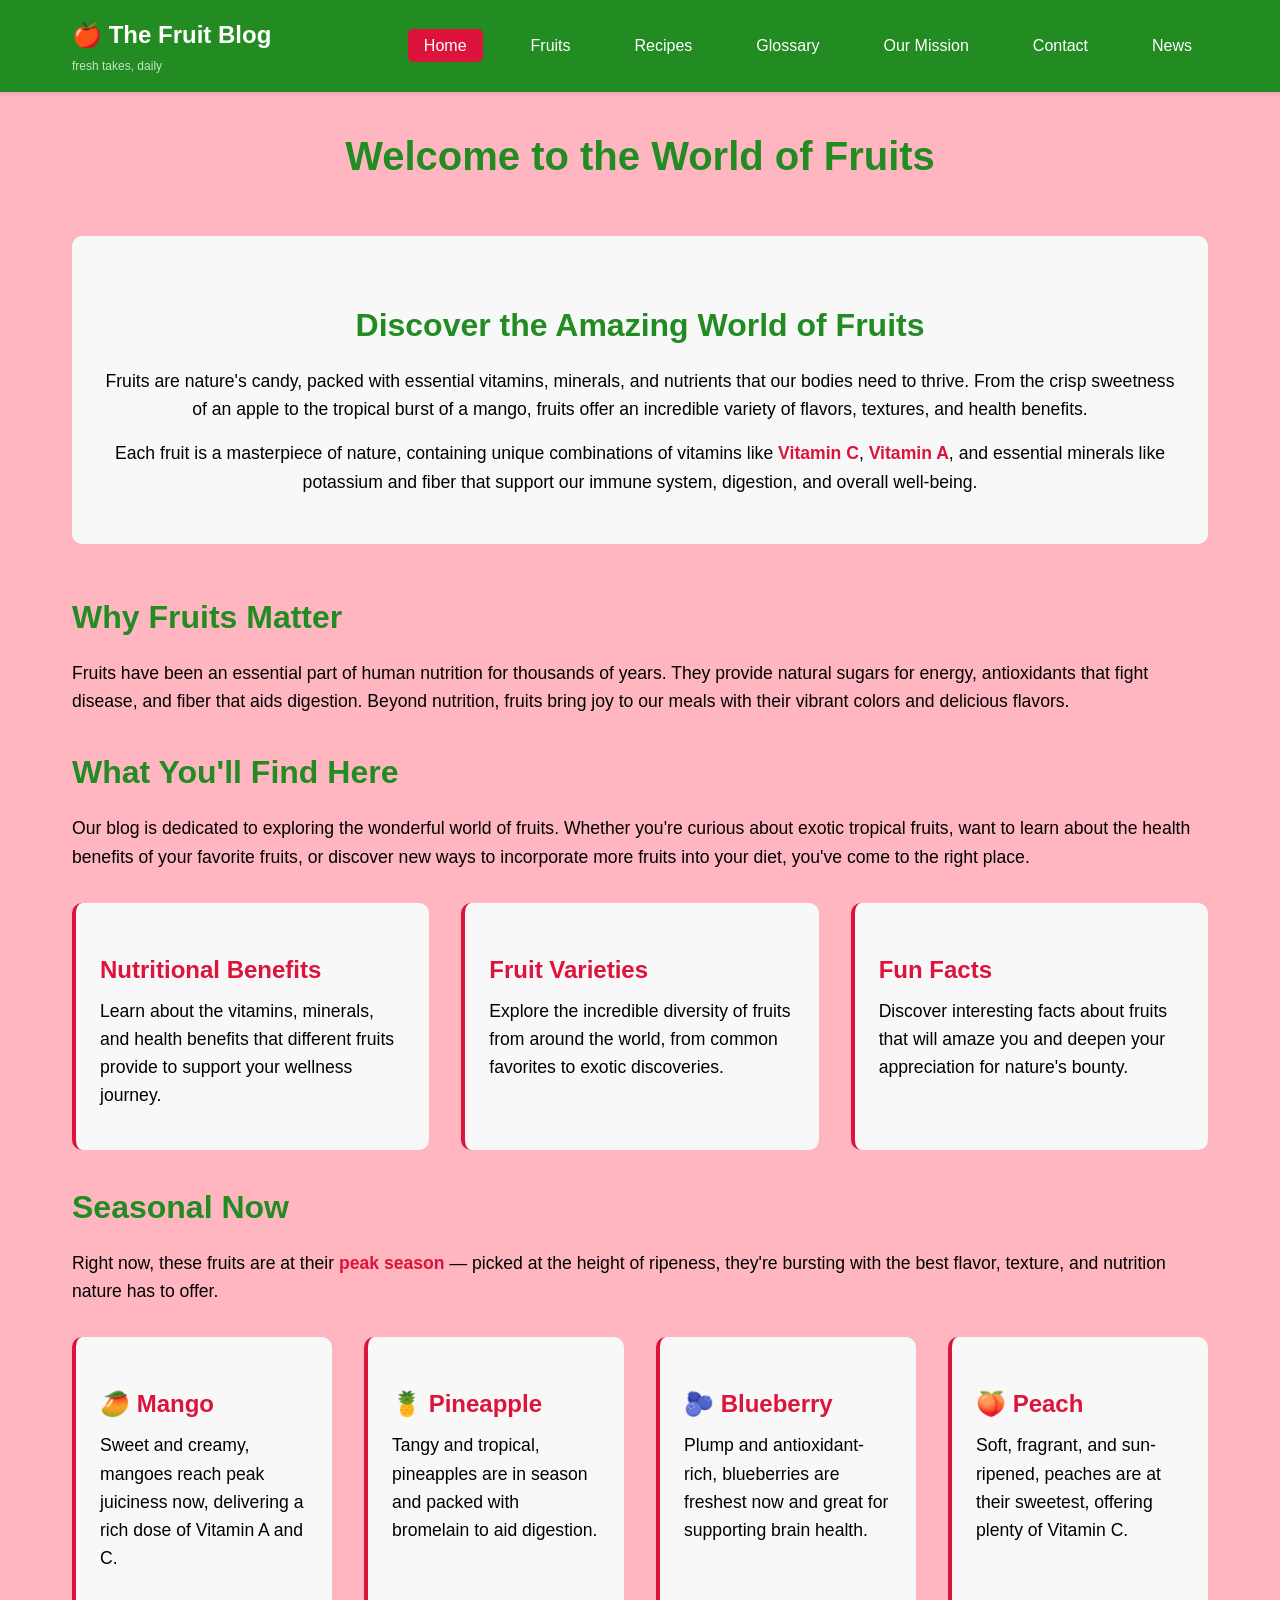
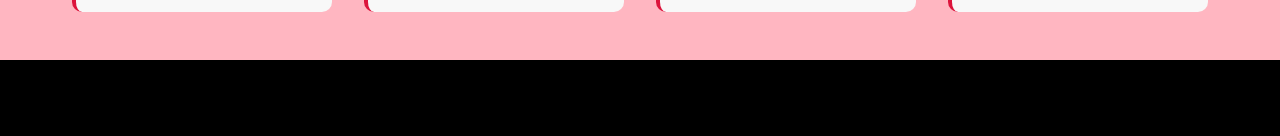
<file: index.html>
<!DOCTYPE html>
<html lang="en">
<head>
    <meta charset="UTF-8">
    <meta name="viewport" content="width=device-width, initial-scale=1.0">
    <title>The Fruit Blog - Home</title>
    <meta name="description" content="Discover the amazing world of fruits with The Fruit Blog — explore nutrition facts, health benefits, and the flavors that make every fruit unique.">
    <link rel="stylesheet" href="styles.css">
</head>
<body>
    <header>
        <nav>
            <div class="brand">
                <div class="logo">🍎 The Fruit Blog</div>
                <p class="tagline">fresh takes, daily</p>
            </div>
            <button class="nav-toggle" type="button" aria-expanded="false" aria-controls="primary-nav" aria-label="Toggle navigation menu">
                <span class="nav-toggle-bar"></span>
                <span class="nav-toggle-bar"></span>
                <span class="nav-toggle-bar"></span>
            </button>
            <ul id="primary-nav">
                <li><a href="index.html" class="active">Home</a></li>
                <li><a href="fruits.html">Fruits</a></li>
                <li><a href="recipes.html">Recipes</a></li>
                <li><a href="glossary.html">Glossary</a></li>
                <li><a href="mission.html">Our Mission</a></li>
                <li><a href="contact.html">Contact</a></li>
                <li><a href="news.html">News</a></li>
            </ul>
        </nav>
    </header>

    <main>
        <h1>Welcome to the World of Fruits</h1>

        <div class="intro-section">
            <h2>Discover the Amazing World of Fruits</h2>
            <p>
                Fruits are nature's candy, packed with essential vitamins, minerals, and nutrients that our bodies need to thrive.
                From the crisp sweetness of an apple to the tropical burst of a mango, fruits offer an incredible variety of
                flavors, textures, and health benefits.
            </p>
            <p>
                Each fruit is a masterpiece of nature, containing unique combinations of vitamins like <span class="highlight">Vitamin C</span>,
                <span class="highlight">Vitamin A</span>, and essential minerals like potassium and fiber that support our immune system,
                digestion, and overall well-being.
            </p>
        </div>

        <h2>Why Fruits Matter</h2>
        <p>
            Fruits have been an essential part of human nutrition for thousands of years. They provide natural sugars for energy,
            antioxidants that fight disease, and fiber that aids digestion. Beyond nutrition, fruits bring joy to our meals with
            their vibrant colors and delicious flavors.
        </p>

        <h2>What You'll Find Here</h2>
        <p>
            Our blog is dedicated to exploring the wonderful world of fruits. Whether you're curious about exotic tropical fruits,
            want to learn about the health benefits of your favorite fruits, or discover new ways to incorporate more fruits into
            your diet, you've come to the right place.
        </p>

        <div class="fruit-grid">
            <div class="fruit-card">
                <h3>Nutritional Benefits</h3>
                <p>Learn about the vitamins, minerals, and health benefits that different fruits provide to support your wellness journey.</p>
            </div>
            <div class="fruit-card">
                <h3>Fruit Varieties</h3>
                <p>Explore the incredible diversity of fruits from around the world, from common favorites to exotic discoveries.</p>
            </div>
            <div class="fruit-card">
                <h3>Fun Facts</h3>
                <p>Discover interesting facts about fruits that will amaze you and deepen your appreciation for nature's bounty.</p>
            </div>
        </div>

        <h2>Seasonal Now</h2>
        <p>
            Right now, these fruits are at their <span class="highlight">peak season</span> &mdash; picked at the height of
            ripeness, they're bursting with the best flavor, texture, and nutrition nature has to offer.
        </p>

        <div class="fruit-grid">
            <div class="fruit-card">
                <h3>🥭 Mango</h3>
                <p>Sweet and creamy, mangoes reach peak juiciness now, delivering a rich dose of Vitamin A and C.</p>
            </div>
            <div class="fruit-card">
                <h3>🍍 Pineapple</h3>
                <p>Tangy and tropical, pineapples are in season and packed with bromelain to aid digestion.</p>
            </div>
            <div class="fruit-card">
                <h3>🫐 Blueberry</h3>
                <p>Plump and antioxidant-rich, blueberries are freshest now and great for supporting brain health.</p>
            </div>
            <div class="fruit-card">
                <h3>🍑 Peach</h3>
                <p>Soft, fragrant, and sun-ripened, peaches are at their sweetest, offering plenty of Vitamin C.</p>
            </div>
        </div>
    </main>

    <footer>
        <p>&copy; <span id="copyright-year">2024</span> Fruit Blog. Spreading the love of fruits, one bite at a time.</p>
    </footer>

    <script src="script.js"></script>
</body>
</html>
</file>
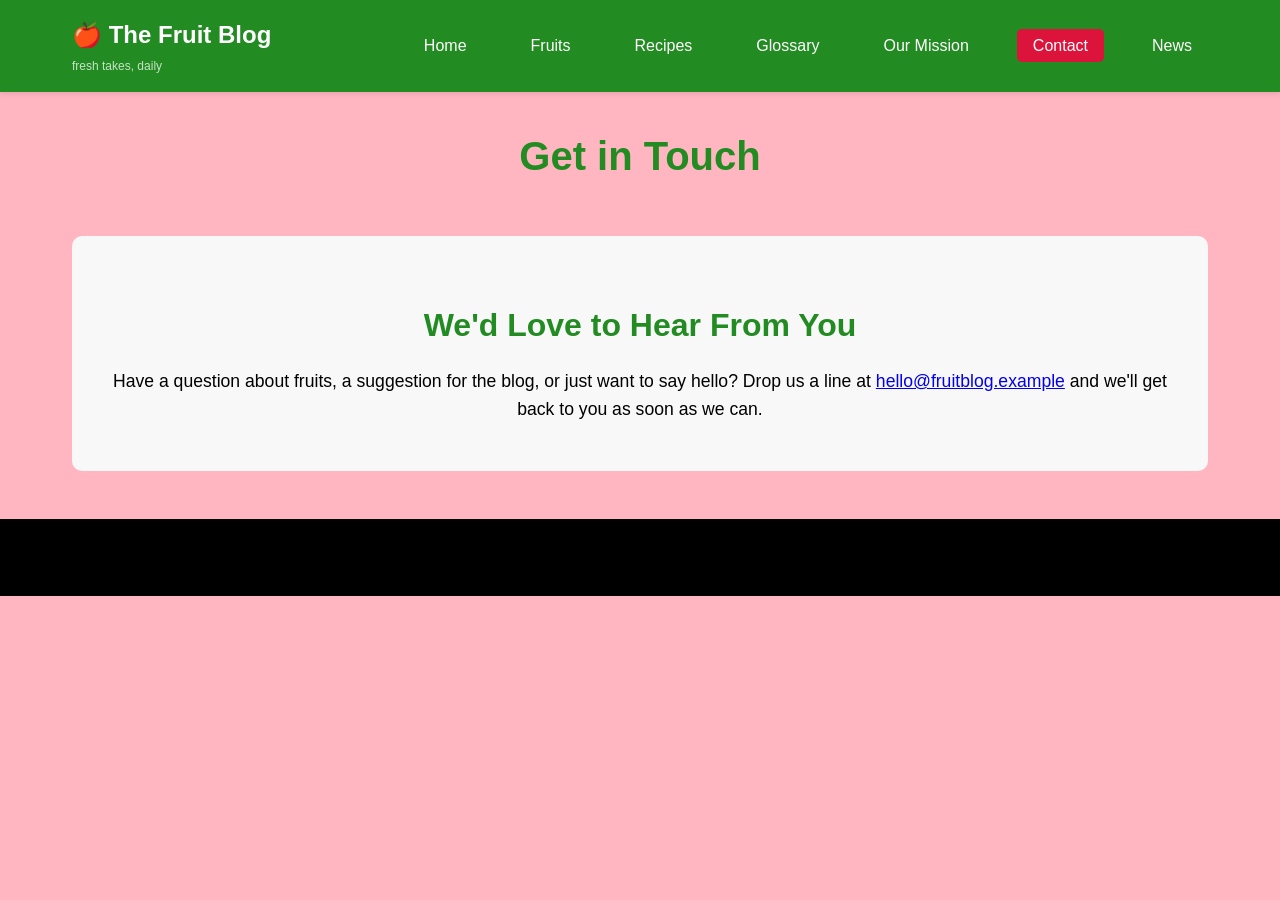
<file: contact.html>
<!DOCTYPE html>
<html lang="en">
<head>
    <meta charset="UTF-8">
    <meta name="viewport" content="width=device-width, initial-scale=1.0">
    <title>The Fruit Blog - Contact</title>
    <meta name="description" content="Get in touch with The Fruit Blog — send us your questions, suggestions, or feedback and we'll get back to you soon.">
    <link rel="stylesheet" href="styles.css">
</head>
<body>
    <header>
        <nav>
            <div class="brand">
                <div class="logo">🍎 The Fruit Blog</div>
                <p class="tagline">fresh takes, daily</p>
            </div>
            <button class="nav-toggle" type="button" aria-expanded="false" aria-controls="primary-nav" aria-label="Toggle navigation menu">
                <span class="nav-toggle-bar"></span>
                <span class="nav-toggle-bar"></span>
                <span class="nav-toggle-bar"></span>
            </button>
            <ul id="primary-nav">
                <li><a href="index.html">Home</a></li>
                <li><a href="fruits.html">Fruits</a></li>
                <li><a href="recipes.html">Recipes</a></li>
                <li><a href="glossary.html">Glossary</a></li>
                <li><a href="mission.html">Our Mission</a></li>
                <li><a href="contact.html" class="active">Contact</a></li>
                <li><a href="news.html">News</a></li>
            </ul>
        </nav>
    </header>

    <main>
        <h1>Get in Touch</h1>

        <div class="intro-section">
            <h2>We'd Love to Hear From You</h2>
            <p>
                Have a question about fruits, a suggestion for the blog, or just want to say hello?
                Drop us a line at <a href="mailto:hello@fruitblog.example">hello@fruitblog.example</a>
                and we'll get back to you as soon as we can.
            </p>
        </div>
    </main>

    <footer>
        <p>&copy; <span id="copyright-year">2024</span> Fruit Blog. Spreading the love of fruits, one bite at a time.</p>
    </footer>

    <script src="script.js"></script>
</body>
</html>
</file>
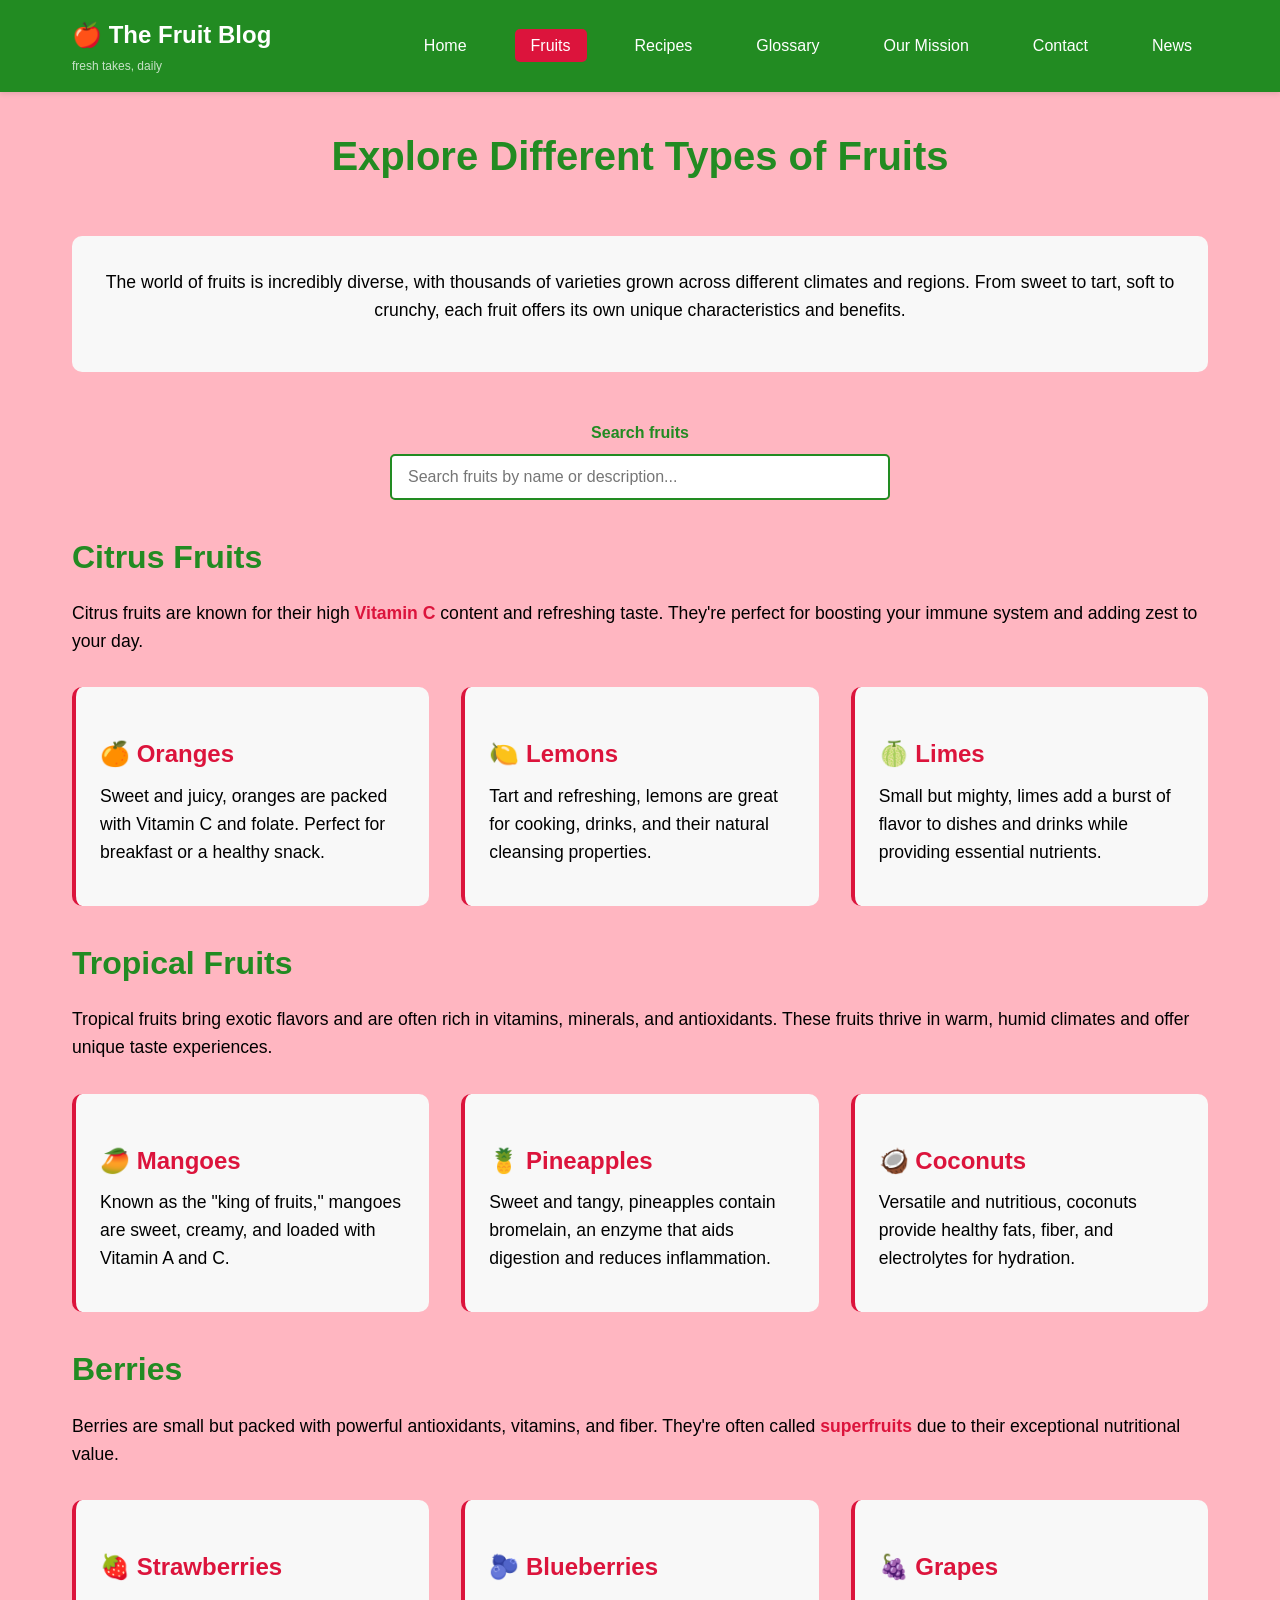
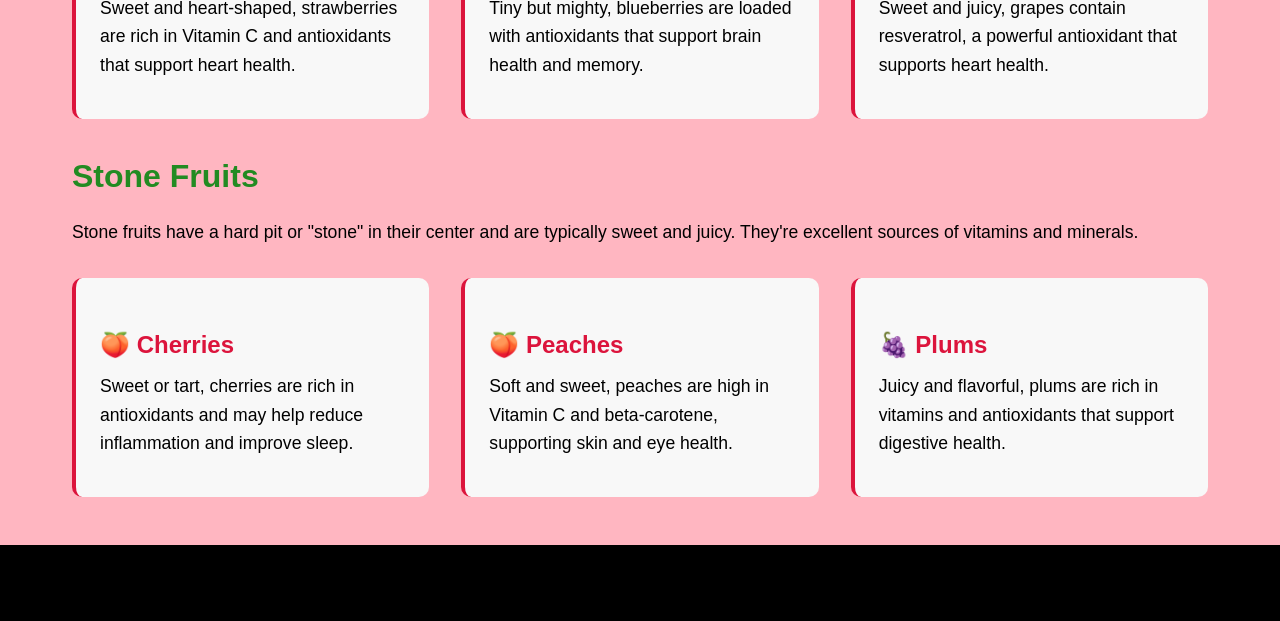
<file: fruits.html>
<!DOCTYPE html>
<html lang="en">
<head>
    <meta charset="UTF-8">
    <meta name="viewport" content="width=device-width, initial-scale=1.0">
    <title>The Fruit Blog - Fruits</title>
    <meta name="description" content="Explore citrus, tropical, and other fruit varieties on The Fruit Blog, with a guide to their flavors, textures, and nutritional benefits.">
    <link rel="stylesheet" href="styles.css">
</head>
<body>
    <header>
        <nav>
            <div class="brand">
                <div class="logo">🍎 The Fruit Blog</div>
                <p class="tagline">fresh takes, daily</p>
            </div>
            <button class="nav-toggle" type="button" aria-expanded="false" aria-controls="primary-nav" aria-label="Toggle navigation menu">
                <span class="nav-toggle-bar"></span>
                <span class="nav-toggle-bar"></span>
                <span class="nav-toggle-bar"></span>
            </button>
            <ul id="primary-nav">
                <li><a href="index.html">Home</a></li>
                <li><a href="fruits.html" class="active">Fruits</a></li>
                <li><a href="recipes.html">Recipes</a></li>
                <li><a href="glossary.html">Glossary</a></li>
                <li><a href="mission.html">Our Mission</a></li>
                <li><a href="contact.html">Contact</a></li>
                <li><a href="news.html">News</a></li>
            </ul>
        </nav>
    </header>

    <main>
        <h1>Explore Different Types of Fruits</h1>

        <div class="intro-section">
            <p>
                The world of fruits is incredibly diverse, with thousands of varieties grown across different climates and regions.
                From sweet to tart, soft to crunchy, each fruit offers its own unique characteristics and benefits.
            </p>
        </div>

        <div class="search-section" role="search">
            <label for="fruit-search" class="search-label">Search fruits</label>
            <input type="search" id="fruit-search" class="search-input" placeholder="Search fruits by name or description..." autocomplete="off">
            <p id="search-results-count" class="search-results-count" aria-live="polite"></p>
        </div>

        <p id="no-results-message" class="no-results" hidden>No fruits found matching your search.</p>

        <section class="fruit-category">
            <h2>Citrus Fruits</h2>
            <p>
                Citrus fruits are known for their high <span class="highlight">Vitamin C</span> content and refreshing taste.
                They're perfect for boosting your immune system and adding zest to your day.
            </p>

            <div class="fruit-grid">
                <div class="fruit-card">
                    <h3>🍊 Oranges</h3>
                    <p>Sweet and juicy, oranges are packed with Vitamin C and folate. Perfect for breakfast or a healthy snack.</p>
                </div>
                <div class="fruit-card">
                    <h3>🍋 Lemons</h3>
                    <p>Tart and refreshing, lemons are great for cooking, drinks, and their natural cleansing properties.</p>
                </div>
                <div class="fruit-card">
                    <h3>🍈 Limes</h3>
                    <p>Small but mighty, limes add a burst of flavor to dishes and drinks while providing essential nutrients.</p>
                </div>
            </div>
        </section>

        <section class="fruit-category">
            <h2>Tropical Fruits</h2>
            <p>
                Tropical fruits bring exotic flavors and are often rich in vitamins, minerals, and antioxidants.
                These fruits thrive in warm, humid climates and offer unique taste experiences.
            </p>

            <div class="fruit-grid">
                <div class="fruit-card">
                    <h3>🥭 Mangoes</h3>
                    <p>Known as the "king of fruits," mangoes are sweet, creamy, and loaded with Vitamin A and C.</p>
                </div>
                <div class="fruit-card">
                    <h3>🍍 Pineapples</h3>
                    <p>Sweet and tangy, pineapples contain bromelain, an enzyme that aids digestion and reduces inflammation.</p>
                </div>
                <div class="fruit-card">
                    <h3>🥥 Coconuts</h3>
                    <p>Versatile and nutritious, coconuts provide healthy fats, fiber, and electrolytes for hydration.</p>
                </div>
            </div>
        </section>

        <section class="fruit-category">
            <h2>Berries</h2>
            <p>
                Berries are small but packed with powerful antioxidants, vitamins, and fiber.
                They're often called <span class="highlight">superfruits</span> due to their exceptional nutritional value.
            </p>

            <div class="fruit-grid">
                <div class="fruit-card">
                    <h3>🍓 Strawberries</h3>
                    <p>Sweet and heart-shaped, strawberries are rich in Vitamin C and antioxidants that support heart health.</p>
                </div>
                <div class="fruit-card">
                    <h3>🫐 Blueberries</h3>
                    <p>Tiny but mighty, blueberries are loaded with antioxidants that support brain health and memory.</p>
                </div>
                <div class="fruit-card">
                    <h3>🍇 Grapes</h3>
                    <p>Sweet and juicy, grapes contain resveratrol, a powerful antioxidant that supports heart health.</p>
                </div>
            </div>
        </section>

        <section class="fruit-category">
            <h2>Stone Fruits</h2>
            <p>
                Stone fruits have a hard pit or "stone" in their center and are typically sweet and juicy.
                They're excellent sources of vitamins and minerals.
            </p>

            <div class="fruit-grid">
                <div class="fruit-card">
                    <h3>🍑 Cherries</h3>
                    <p>Sweet or tart, cherries are rich in antioxidants and may help reduce inflammation and improve sleep.</p>
                </div>
                <div class="fruit-card">
                    <h3>🍑 Peaches</h3>
                    <p>Soft and sweet, peaches are high in Vitamin C and beta-carotene, supporting skin and eye health.</p>
                </div>
                <div class="fruit-card">
                    <h3>🍇 Plums</h3>
                    <p>Juicy and flavorful, plums are rich in vitamins and antioxidants that support digestive health.</p>
                </div>
            </div>
        </section>
    </main>

    <footer>
        <p>&copy; <span id="copyright-year">2024</span> Fruit Blog. Spreading the love of fruits, one bite at a time.</p>
    </footer>

    <script src="script.js"></script>
</body>
</html>
</file>
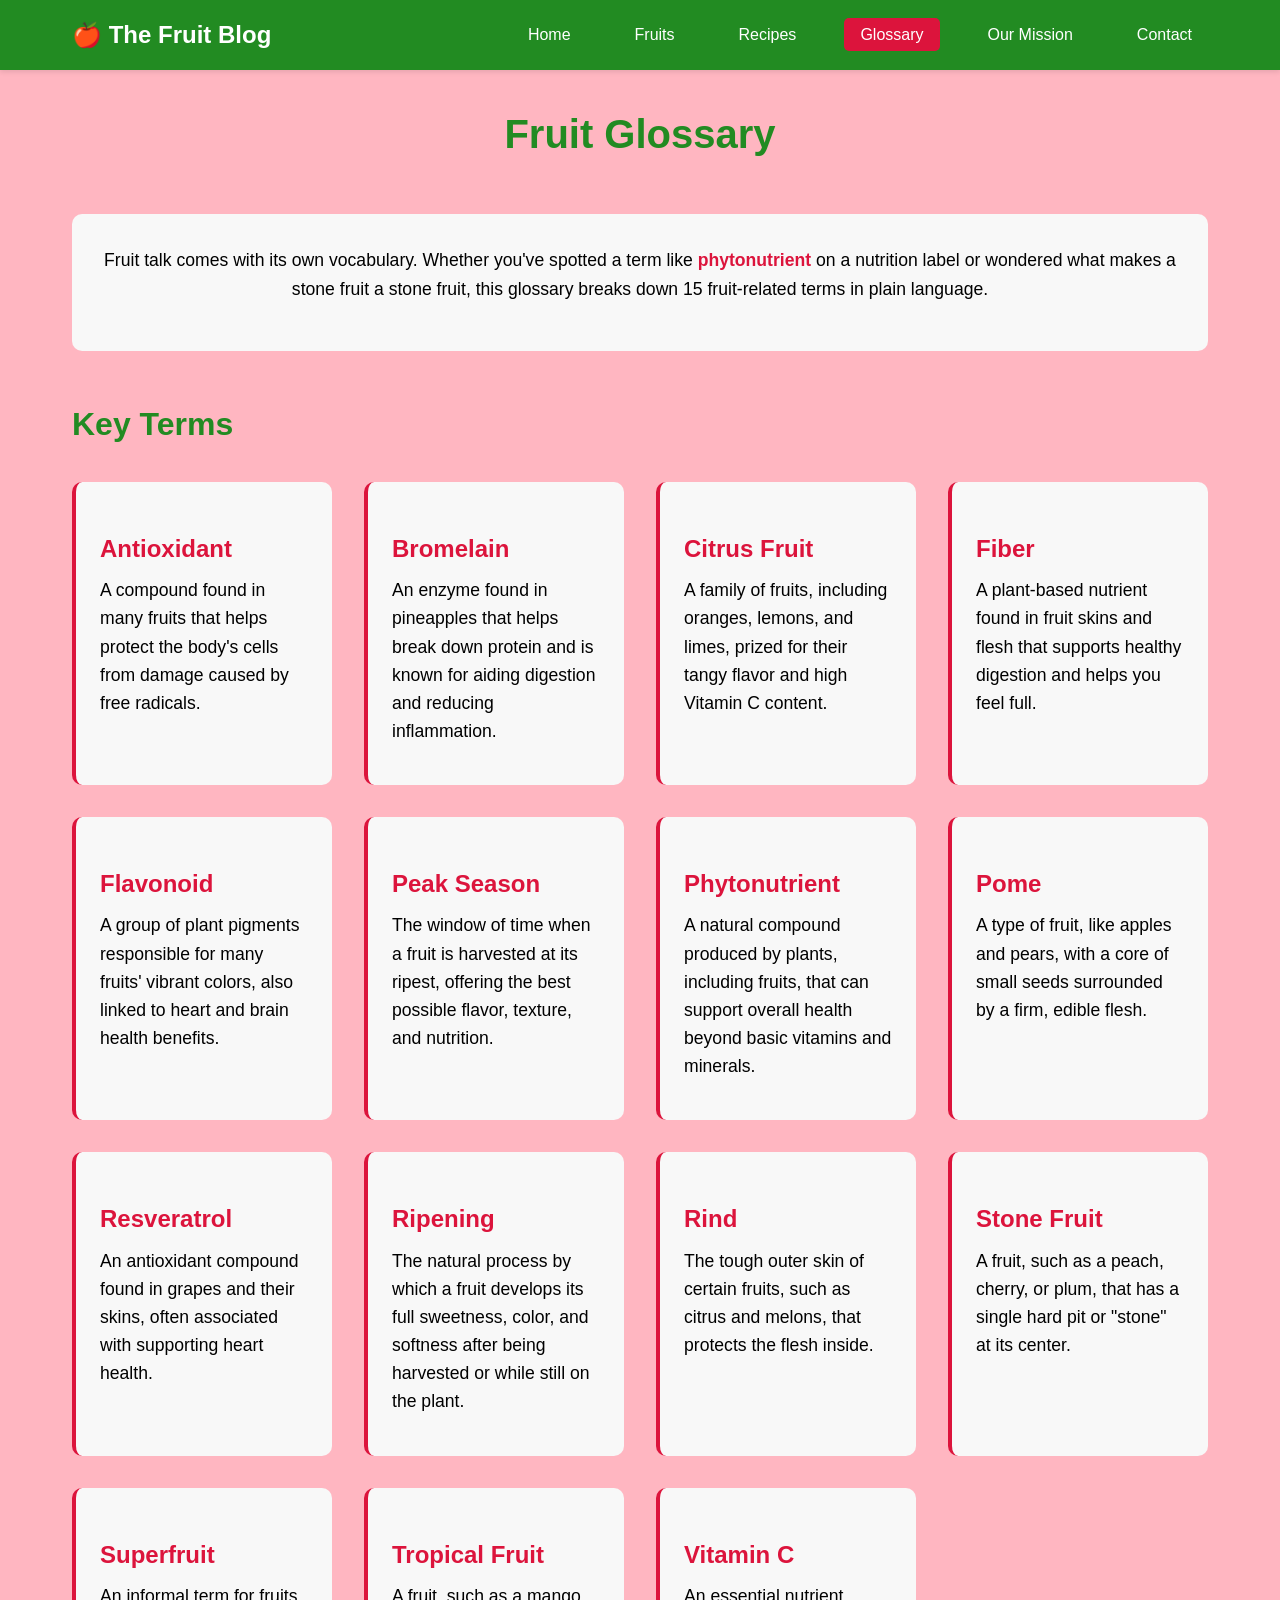
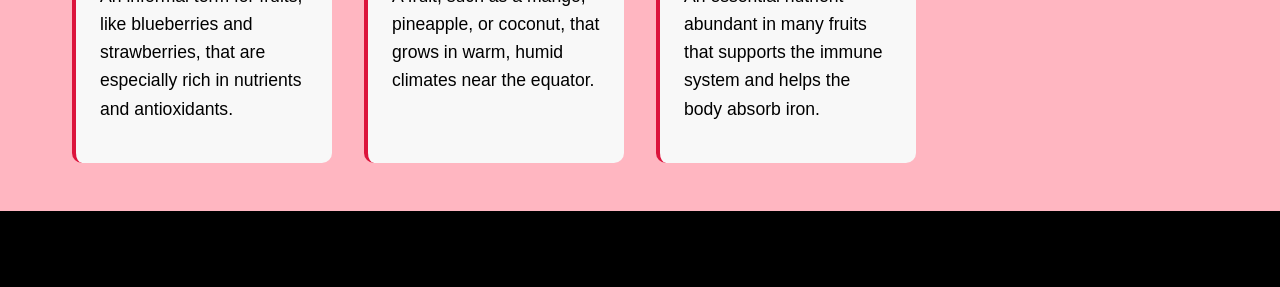
<file: glossary.html>
<!DOCTYPE html>
<html lang="en">
<head>
    <meta charset="UTF-8">
    <meta name="viewport" content="width=device-width, initial-scale=1.0">
    <title>The Fruit Blog - Glossary</title>
    <link rel="stylesheet" href="styles.css">
</head>
<body>
    <header>
        <nav>
            <div class="logo">🍎 The Fruit Blog</div>
            <button class="nav-toggle" type="button" aria-expanded="false" aria-controls="primary-nav" aria-label="Toggle navigation menu">
                <span class="nav-toggle-bar"></span>
                <span class="nav-toggle-bar"></span>
                <span class="nav-toggle-bar"></span>
            </button>
            <ul id="primary-nav">
                <li><a href="index.html">Home</a></li>
                <li><a href="fruits.html">Fruits</a></li>
                <li><a href="recipes.html">Recipes</a></li>
                <li><a href="glossary.html" class="active">Glossary</a></li>
                <li><a href="mission.html">Our Mission</a></li>
                <li><a href="contact.html">Contact</a></li>
            </ul>
        </nav>
    </header>

    <main>
        <h1>Fruit Glossary</h1>

        <div class="intro-section">
            <p>
                Fruit talk comes with its own vocabulary. Whether you've spotted a term like
                <span class="highlight">phytonutrient</span> on a nutrition label or wondered what makes a
                stone fruit a stone fruit, this glossary breaks down 15 fruit-related terms in plain language.
            </p>
        </div>

        <h2>Key Terms</h2>

        <div class="fruit-grid">
            <div class="fruit-card">
                <h3>Antioxidant</h3>
                <p>A compound found in many fruits that helps protect the body's cells from damage caused by free radicals.</p>
            </div>
            <div class="fruit-card">
                <h3>Bromelain</h3>
                <p>An enzyme found in pineapples that helps break down protein and is known for aiding digestion and reducing inflammation.</p>
            </div>
            <div class="fruit-card">
                <h3>Citrus Fruit</h3>
                <p>A family of fruits, including oranges, lemons, and limes, prized for their tangy flavor and high Vitamin C content.</p>
            </div>
            <div class="fruit-card">
                <h3>Fiber</h3>
                <p>A plant-based nutrient found in fruit skins and flesh that supports healthy digestion and helps you feel full.</p>
            </div>
            <div class="fruit-card">
                <h3>Flavonoid</h3>
                <p>A group of plant pigments responsible for many fruits' vibrant colors, also linked to heart and brain health benefits.</p>
            </div>
            <div class="fruit-card">
                <h3>Peak Season</h3>
                <p>The window of time when a fruit is harvested at its ripest, offering the best possible flavor, texture, and nutrition.</p>
            </div>
            <div class="fruit-card">
                <h3>Phytonutrient</h3>
                <p>A natural compound produced by plants, including fruits, that can support overall health beyond basic vitamins and minerals.</p>
            </div>
            <div class="fruit-card">
                <h3>Pome</h3>
                <p>A type of fruit, like apples and pears, with a core of small seeds surrounded by a firm, edible flesh.</p>
            </div>
            <div class="fruit-card">
                <h3>Resveratrol</h3>
                <p>An antioxidant compound found in grapes and their skins, often associated with supporting heart health.</p>
            </div>
            <div class="fruit-card">
                <h3>Ripening</h3>
                <p>The natural process by which a fruit develops its full sweetness, color, and softness after being harvested or while still on the plant.</p>
            </div>
            <div class="fruit-card">
                <h3>Rind</h3>
                <p>The tough outer skin of certain fruits, such as citrus and melons, that protects the flesh inside.</p>
            </div>
            <div class="fruit-card">
                <h3>Stone Fruit</h3>
                <p>A fruit, such as a peach, cherry, or plum, that has a single hard pit or "stone" at its center.</p>
            </div>
            <div class="fruit-card">
                <h3>Superfruit</h3>
                <p>An informal term for fruits, like blueberries and strawberries, that are especially rich in nutrients and antioxidants.</p>
            </div>
            <div class="fruit-card">
                <h3>Tropical Fruit</h3>
                <p>A fruit, such as a mango, pineapple, or coconut, that grows in warm, humid climates near the equator.</p>
            </div>
            <div class="fruit-card">
                <h3>Vitamin C</h3>
                <p>An essential nutrient abundant in many fruits that supports the immune system and helps the body absorb iron.</p>
            </div>
        </div>
    </main>

    <footer>
        <p>&copy; <span id="copyright-year">2024</span> Fruit Blog. Spreading the love of fruits, one bite at a time.</p>
    </footer>

    <script src="script.js"></script>
</body>
</html>
</file>
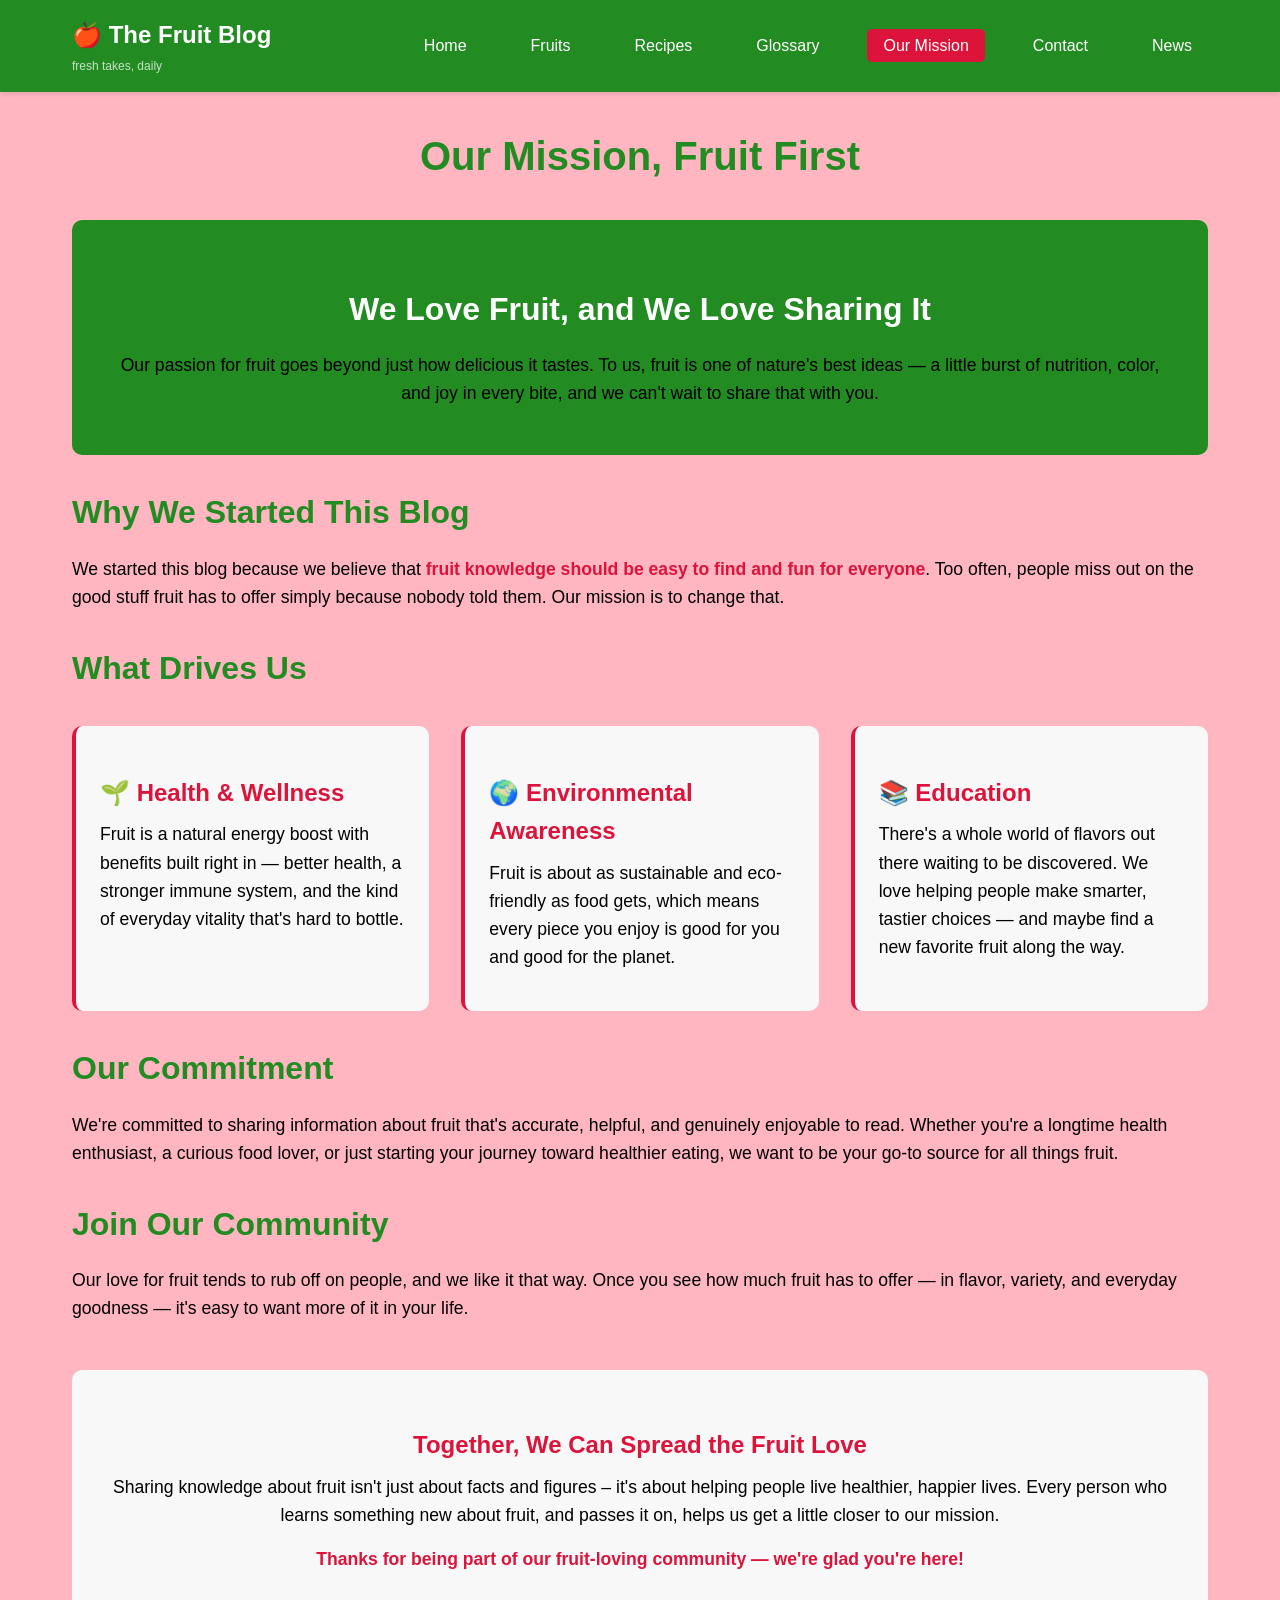
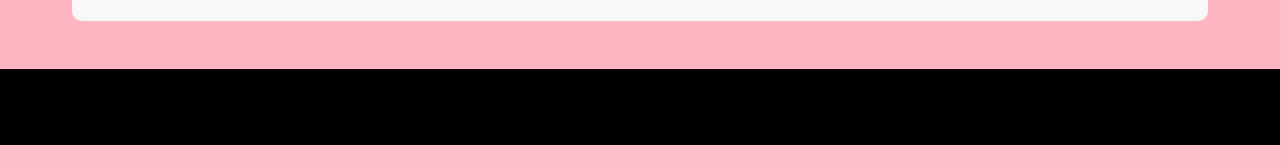
<file: mission.html>
<!DOCTYPE html>
<html lang="en">
<head>
    <meta charset="UTF-8">
    <meta name="viewport" content="width=device-width, initial-scale=1.0">
    <title>The Fruit Blog - Our Mission</title>
    <meta name="description" content="Learn why The Fruit Blog exists: our mission to make fruit knowledge accessible while promoting health, wellness, and environmental awareness.">
    <link rel="stylesheet" href="styles.css">
</head>
<body>
    <header>
        <nav>
            <div class="brand">
                <div class="logo">🍎 The Fruit Blog</div>
                <p class="tagline">fresh takes, daily</p>
            </div>
            <button class="nav-toggle" type="button" aria-expanded="false" aria-controls="primary-nav" aria-label="Toggle navigation menu">
                <span class="nav-toggle-bar"></span>
                <span class="nav-toggle-bar"></span>
                <span class="nav-toggle-bar"></span>
            </button>
            <ul id="primary-nav">
                <li><a href="index.html">Home</a></li>
                <li><a href="fruits.html">Fruits</a></li>
                <li><a href="recipes.html">Recipes</a></li>
                <li><a href="glossary.html">Glossary</a></li>
                <li><a href="mission.html" class="active">Our Mission</a></li>
                <li><a href="contact.html">Contact</a></li>
                <li><a href="news.html">News</a></li>
            </ul>
        </nav>
    </header>

    <main>
        <h1>Our Mission, Fruit First</h1>

        <div class="mission-box">
            <h2>We Love Fruit, and We Love Sharing It</h2>
            <p>
                Our passion for fruit goes beyond just how delicious it tastes. To us, fruit is one of nature's
                best ideas — a little burst of nutrition, color, and joy in every bite, and we can't wait to share that with you.
            </p>
        </div>

        <h2>Why We Started This Blog</h2>
        <p>
            We started this blog because we believe that <span class="highlight">fruit knowledge should be easy to find and fun for everyone</span>.
            Too often, people miss out on the good stuff fruit has to offer simply because nobody told them.
            Our mission is to change that.
        </p>

        <h2>What Drives Us</h2>

        <div class="fruit-grid">
            <div class="fruit-card">
                <h3>🌱 Health & Wellness</h3>
                <p>Fruit is a natural energy boost with benefits built right in — better health, a stronger immune system, and the kind of everyday vitality that's hard to bottle.</p>
            </div>
            <div class="fruit-card">
                <h3>🌍 Environmental Awareness</h3>
                <p>Fruit is about as sustainable and eco-friendly as food gets, which means every piece you enjoy is good for you and good for the planet.</p>
            </div>
            <div class="fruit-card">
                <h3>📚 Education</h3>
                <p>There's a whole world of flavors out there waiting to be discovered. We love helping people make smarter, tastier choices — and maybe find a new favorite fruit along the way.</p>
            </div>
        </div>

        <h2>Our Commitment</h2>
        <p>
            We're committed to sharing information about fruit that's accurate, helpful, and genuinely enjoyable to
            read. Whether you're a longtime health enthusiast, a curious food lover, or just starting your journey
            toward healthier eating, we want to be your go-to source for all things fruit.
        </p>

        <h2>Join Our Community</h2>
        <p>
            Our love for fruit tends to rub off on people, and we like it that way. Once you see how much fruit has
            to offer — in flavor, variety, and everyday goodness — it's easy to want more of it in your life.
        </p>

        <div class="intro-section">
            <h3>Together, We Can Spread the Fruit Love</h3>
            <p>
                Sharing knowledge about fruit isn't just about facts and figures – it's about helping people live
                healthier, happier lives. Every person who learns something new about fruit, and passes it on,
                helps us get a little closer to our mission.
            </p>
            <p>
                <span class="highlight">Thanks for being part of our fruit-loving community — we're glad you're here!</span>
            </p>
        </div>
    </main>

    <footer>
        <p>&copy; <span id="copyright-year">2024</span> Fruit Blog. Spreading the love of fruit, one bite at a time.</p>
    </footer>

    <script src="script.js"></script>
</body>
</html>
</file>
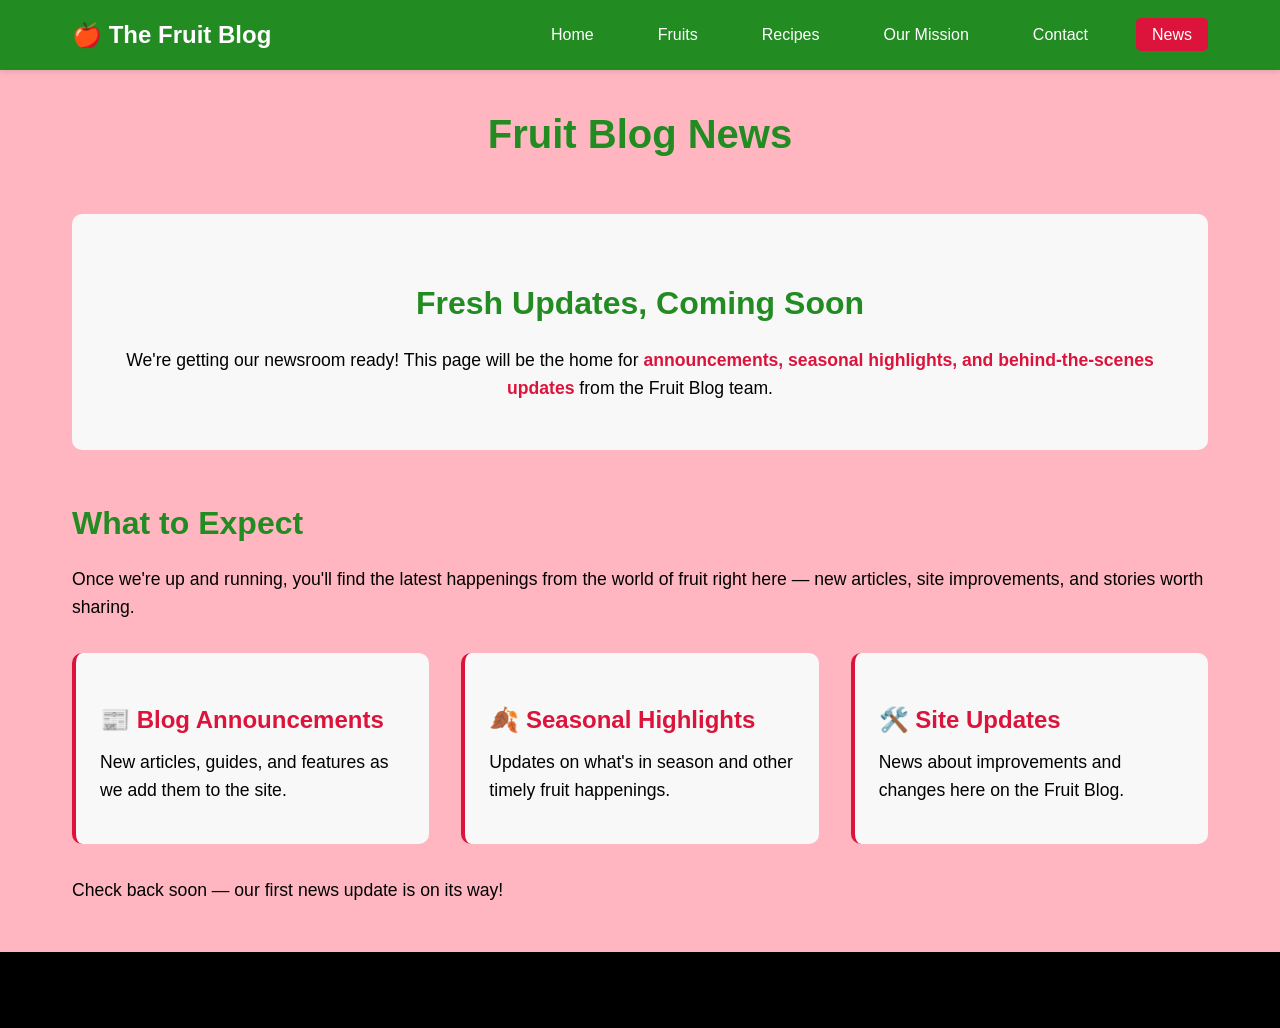
<file: news.html>
<!DOCTYPE html>
<html lang="en">
<head>
    <meta charset="UTF-8">
    <meta name="viewport" content="width=device-width, initial-scale=1.0">
    <title>The Fruit Blog - News</title>
    <link rel="stylesheet" href="styles.css">
</head>
<body>
    <header>
        <nav>
            <div class="logo">🍎 The Fruit Blog</div>
            <button class="nav-toggle" type="button" aria-expanded="false" aria-controls="primary-nav" aria-label="Toggle navigation menu">
                <span class="nav-toggle-bar"></span>
                <span class="nav-toggle-bar"></span>
                <span class="nav-toggle-bar"></span>
            </button>
            <ul id="primary-nav">
                <li><a href="index.html">Home</a></li>
                <li><a href="fruits.html">Fruits</a></li>
                <li><a href="recipes.html">Recipes</a></li>
                <li><a href="mission.html">Our Mission</a></li>
                <li><a href="contact.html">Contact</a></li>
                <li><a href="news.html" class="active">News</a></li>
            </ul>
        </nav>
    </header>

    <main>
        <h1>Fruit Blog News</h1>

        <div class="intro-section">
            <h2>Fresh Updates, Coming Soon</h2>
            <p>
                We're getting our newsroom ready! This page will be the home for
                <span class="highlight">announcements, seasonal highlights, and behind-the-scenes updates</span>
                from the Fruit Blog team.
            </p>
        </div>

        <h2>What to Expect</h2>
        <p>
            Once we're up and running, you'll find the latest happenings from the world of fruit right here —
            new articles, site improvements, and stories worth sharing.
        </p>

        <div class="fruit-grid">
            <div class="fruit-card">
                <h3>📰 Blog Announcements</h3>
                <p>New articles, guides, and features as we add them to the site.</p>
            </div>
            <div class="fruit-card">
                <h3>🍂 Seasonal Highlights</h3>
                <p>Updates on what's in season and other timely fruit happenings.</p>
            </div>
            <div class="fruit-card">
                <h3>🛠️ Site Updates</h3>
                <p>News about improvements and changes here on the Fruit Blog.</p>
            </div>
        </div>

        <p>
            Check back soon &mdash; our first news update is on its way!
        </p>
    </main>

    <footer>
        <p>&copy; <span id="copyright-year">2024</span> Fruit Blog. Spreading the love of fruits, one bite at a time.</p>
    </footer>

    <script src="script.js"></script>
</body>
</html>
</file>
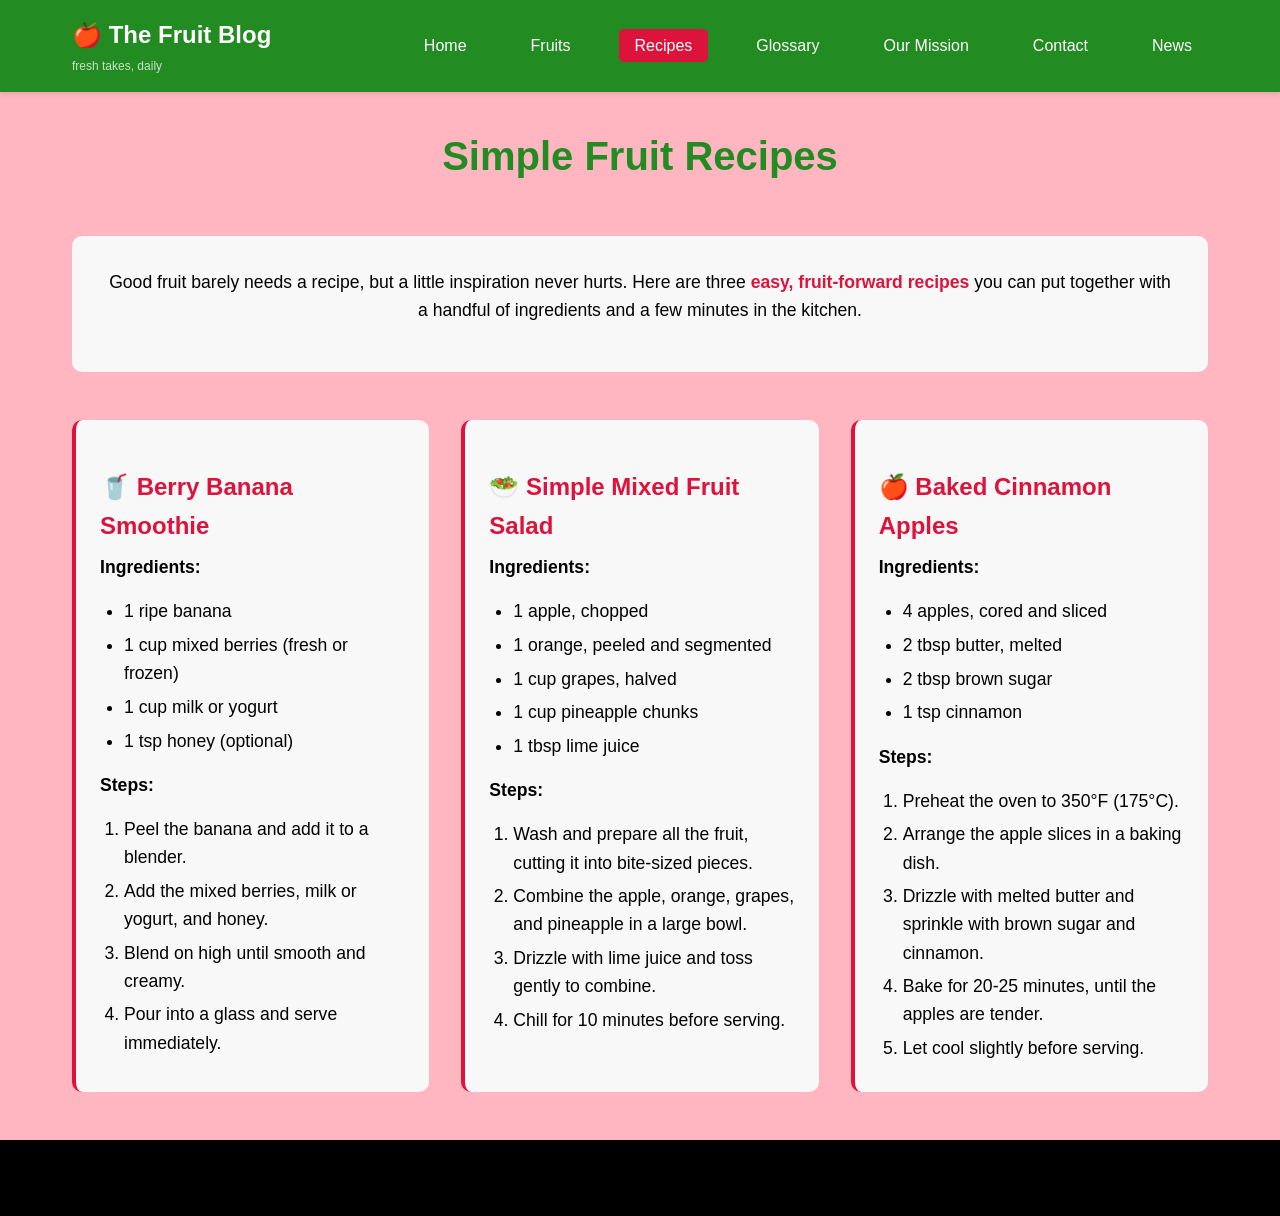
<file: recipes.html>
<!DOCTYPE html>
<html lang="en">
<head>
    <meta charset="UTF-8">
    <meta name="viewport" content="width=device-width, initial-scale=1.0">
    <title>The Fruit Blog - Recipes</title>
    <meta name="description" content="Three simple fruit recipes from The Fruit Blog — a berry banana smoothie, a mixed fruit salad, and baked cinnamon apples.">
    <link rel="stylesheet" href="styles.css">
</head>
<body>
    <header>
        <nav>
            <div class="brand">
                <div class="logo">🍎 The Fruit Blog</div>
                <p class="tagline">fresh takes, daily</p>
            </div>
            <button class="nav-toggle" type="button" aria-expanded="false" aria-controls="primary-nav" aria-label="Toggle navigation menu">
                <span class="nav-toggle-bar"></span>
                <span class="nav-toggle-bar"></span>
                <span class="nav-toggle-bar"></span>
            </button>
            <ul id="primary-nav">
                <li><a href="index.html">Home</a></li>
                <li><a href="fruits.html">Fruits</a></li>
                <li><a href="recipes.html" class="active">Recipes</a></li>
                <li><a href="glossary.html">Glossary</a></li>
                <li><a href="mission.html">Our Mission</a></li>
                <li><a href="contact.html">Contact</a></li>
                <li><a href="news.html">News</a></li>
            </ul>
        </nav>
    </header>

    <main>
        <h1>Simple Fruit Recipes</h1>

        <div class="intro-section">
            <p>
                Good fruit barely needs a recipe, but a little inspiration never hurts. Here are three
                <span class="highlight">easy, fruit-forward recipes</span> you can put together with a
                handful of ingredients and a few minutes in the kitchen.
            </p>
        </div>

        <div class="fruit-grid">
            <div class="fruit-card">
                <h3>🥤 Berry Banana Smoothie</h3>
                <p><strong>Ingredients:</strong></p>
                <ul>
                    <li>1 ripe banana</li>
                    <li>1 cup mixed berries (fresh or frozen)</li>
                    <li>1 cup milk or yogurt</li>
                    <li>1 tsp honey (optional)</li>
                </ul>
                <p><strong>Steps:</strong></p>
                <ol>
                    <li>Peel the banana and add it to a blender.</li>
                    <li>Add the mixed berries, milk or yogurt, and honey.</li>
                    <li>Blend on high until smooth and creamy.</li>
                    <li>Pour into a glass and serve immediately.</li>
                </ol>
            </div>

            <div class="fruit-card">
                <h3>🥗 Simple Mixed Fruit Salad</h3>
                <p><strong>Ingredients:</strong></p>
                <ul>
                    <li>1 apple, chopped</li>
                    <li>1 orange, peeled and segmented</li>
                    <li>1 cup grapes, halved</li>
                    <li>1 cup pineapple chunks</li>
                    <li>1 tbsp lime juice</li>
                </ul>
                <p><strong>Steps:</strong></p>
                <ol>
                    <li>Wash and prepare all the fruit, cutting it into bite-sized pieces.</li>
                    <li>Combine the apple, orange, grapes, and pineapple in a large bowl.</li>
                    <li>Drizzle with lime juice and toss gently to combine.</li>
                    <li>Chill for 10 minutes before serving.</li>
                </ol>
            </div>

            <div class="fruit-card">
                <h3>🍎 Baked Cinnamon Apples</h3>
                <p><strong>Ingredients:</strong></p>
                <ul>
                    <li>4 apples, cored and sliced</li>
                    <li>2 tbsp butter, melted</li>
                    <li>2 tbsp brown sugar</li>
                    <li>1 tsp cinnamon</li>
                </ul>
                <p><strong>Steps:</strong></p>
                <ol>
                    <li>Preheat the oven to 350°F (175°C).</li>
                    <li>Arrange the apple slices in a baking dish.</li>
                    <li>Drizzle with melted butter and sprinkle with brown sugar and cinnamon.</li>
                    <li>Bake for 20-25 minutes, until the apples are tender.</li>
                    <li>Let cool slightly before serving.</li>
                </ol>
            </div>
        </div>
    </main>

    <footer>
        <p>&copy; <span id="copyright-year">2024</span> Fruit Blog. Spreading the love of fruits, one bite at a time.</p>
    </footer>

    <script src="script.js"></script>
</body>
</html>
</file>
<file: styles.css>
* {
    margin: 0;
    padding: 0;
    box-sizing: border-box;
}

body {
    font-family: Arial, sans-serif;
    line-height: 1.6;
    color: black;
    background-color: #FFB6C1;
}

header {
    background-color: #228B22;
    color: white;
    padding: 1rem 0;
    box-shadow: 0 2px 5px rgba(0,0,0,0.1);
}

nav {
    max-width: 1200px;
    margin: 0 auto;
    display: flex;
    justify-content: space-between;
    align-items: center;
    padding: 0 2rem;
}

.brand {
    display: flex;
    flex-direction: column;
}

.logo {
    font-size: 1.5rem;
    font-weight: bold;
}

.tagline {
    font-size: 0.75rem;
    font-weight: normal;
    color: rgba(255, 255, 255, 0.75);
    margin: 0.15rem 0 0;
}

nav ul {
    list-style: none;
    display: flex;
    gap: 2rem;
}

nav a {
    color: white;
    text-decoration: none;
    padding: 0.5rem 1rem;
    border-radius: 5px;
    transition: background-color 0.3s;
}

nav a:hover,
nav a.active {
    background-color: #DC143C;
}

.nav-toggle {
    display: none;
    flex-direction: column;
    justify-content: center;
    align-items: center;
    gap: 5px;
    width: 44px;
    height: 44px;
    background: transparent;
    border: 2px solid white;
    border-radius: 5px;
    cursor: pointer;
    padding: 0;
    flex-shrink: 0;
}

.nav-toggle-bar {
    display: block;
    width: 22px;
    height: 2px;
    background-color: white;
    border-radius: 2px;
    transition: transform 0.3s, opacity 0.3s;
}

.nav-toggle[aria-expanded="true"] .nav-toggle-bar:nth-child(1) {
    transform: translateY(7px) rotate(45deg);
}

.nav-toggle[aria-expanded="true"] .nav-toggle-bar:nth-child(2) {
    opacity: 0;
}

.nav-toggle[aria-expanded="true"] .nav-toggle-bar:nth-child(3) {
    transform: translateY(-7px) rotate(-45deg);
}

main {
    max-width: 1200px;
    margin: 2rem auto;
    padding: 0 2rem;
}

h1 {
    color: #228B22;
    font-size: 2.5rem;
    margin-bottom: 1rem;
    text-align: center;
}

h2 {
    color: #228B22;
    font-size: 2rem;
    margin: 2rem 0 1rem 0;
}

h3 {
    color: #DC143C;
    font-size: 1.5rem;
    margin: 1.5rem 0 0.5rem 0;
}

p {
    color: black;
    margin-bottom: 1rem;
    font-size: 1.1rem;
}

.intro-section {
    text-align: center;
    margin: 3rem 0;
    padding: 2rem;
    background-color: #f8f8f8;
    border-radius: 10px;
}

.search-section {
    margin: 2rem 0;
    text-align: center;
}

.search-label {
    display: block;
    margin-bottom: 0.5rem;
    font-weight: bold;
    color: #228B22;
}

.search-input {
    width: 100%;
    max-width: 500px;
    padding: 0.75rem 1rem;
    font-size: 1rem;
    font-family: inherit;
    border: 2px solid #228B22;
    border-radius: 5px;
    outline: none;
    transition: border-color 0.3s, box-shadow 0.3s;
}

.search-input:focus {
    border-color: #DC143C;
    box-shadow: 0 0 0 3px rgba(220, 20, 60, 0.15);
}

.search-results-count {
    margin: 0.5rem 0 0;
    font-size: 0.9rem;
    color: black;
}

.no-results {
    text-align: center;
    padding: 2rem;
    background-color: #f8f8f8;
    border-radius: 10px;
    font-size: 1.1rem;
}

.fruit-grid {
    display: grid;
    grid-template-columns: repeat(auto-fit, minmax(250px, 1fr));
    gap: 2rem;
    margin: 2rem 0;
}

.fruit-card {
    background-color: #f8f8f8;
    padding: 1.5rem;
    border-radius: 10px;
    border-left: 4px solid #DC143C;
    transition: transform 0.3s, box-shadow 0.3s;
}

.fruit-card:hover {
    transform: translateY(-5px);
    box-shadow: 0 5px 15px rgba(0,0,0,0.1);
}

.highlight {
    color: #DC143C;
    font-weight: bold;
}

.button {
    display: inline-block;
    background-color: #DC143C;
    color: white;
    text-decoration: none;
    padding: 0.75rem 1.5rem;
    border-radius: 5px;
    font-weight: bold;
    transition: background-color 0.3s;
}

.button:hover {
    background-color: #228B22;
}

.fruit-card ul,
.fruit-card ol {
    margin: 0 0 1rem 1.5rem;
}

.fruit-card li {
    margin-bottom: 0.35rem;
    font-size: 1.1rem;
}

.fruit-card ul:last-child,
.fruit-card ol:last-child {
    margin-bottom: 0;
}

.mission-box {
    background-color: #228B22;
    color: white;
    padding: 2rem;
    border-radius: 10px;
    text-align: center;
    margin: 2rem 0;
}

.mission-box h2 {
    color: white;
}

footer {
    background-color: black;
    color: white;
    text-align: center;
    padding: 1rem;
    margin-top: 3rem;
}

@media (max-width: 768px) {
    nav {
        flex-direction: column;
        gap: 1rem;
    }

    nav ul {
        gap: 1rem;
    }

    h1 {
        font-size: 2rem;
    }

    .fruit-grid {
        grid-template-columns: 1fr;
    }
}

@media (max-width: 640px) {
    nav {
        flex-direction: row;
        flex-wrap: wrap;
        justify-content: space-between;
        align-items: center;
        gap: 0;
    }

    .nav-toggle {
        display: flex;
    }

    nav ul {
        display: none;
        flex-direction: column;
        width: 100%;
        gap: 0;
        margin-top: 1rem;
    }

    nav ul.nav-open {
        display: flex;
    }

    nav ul li {
        width: 100%;
    }

    nav a {
        display: block;
    }
}
</file>
